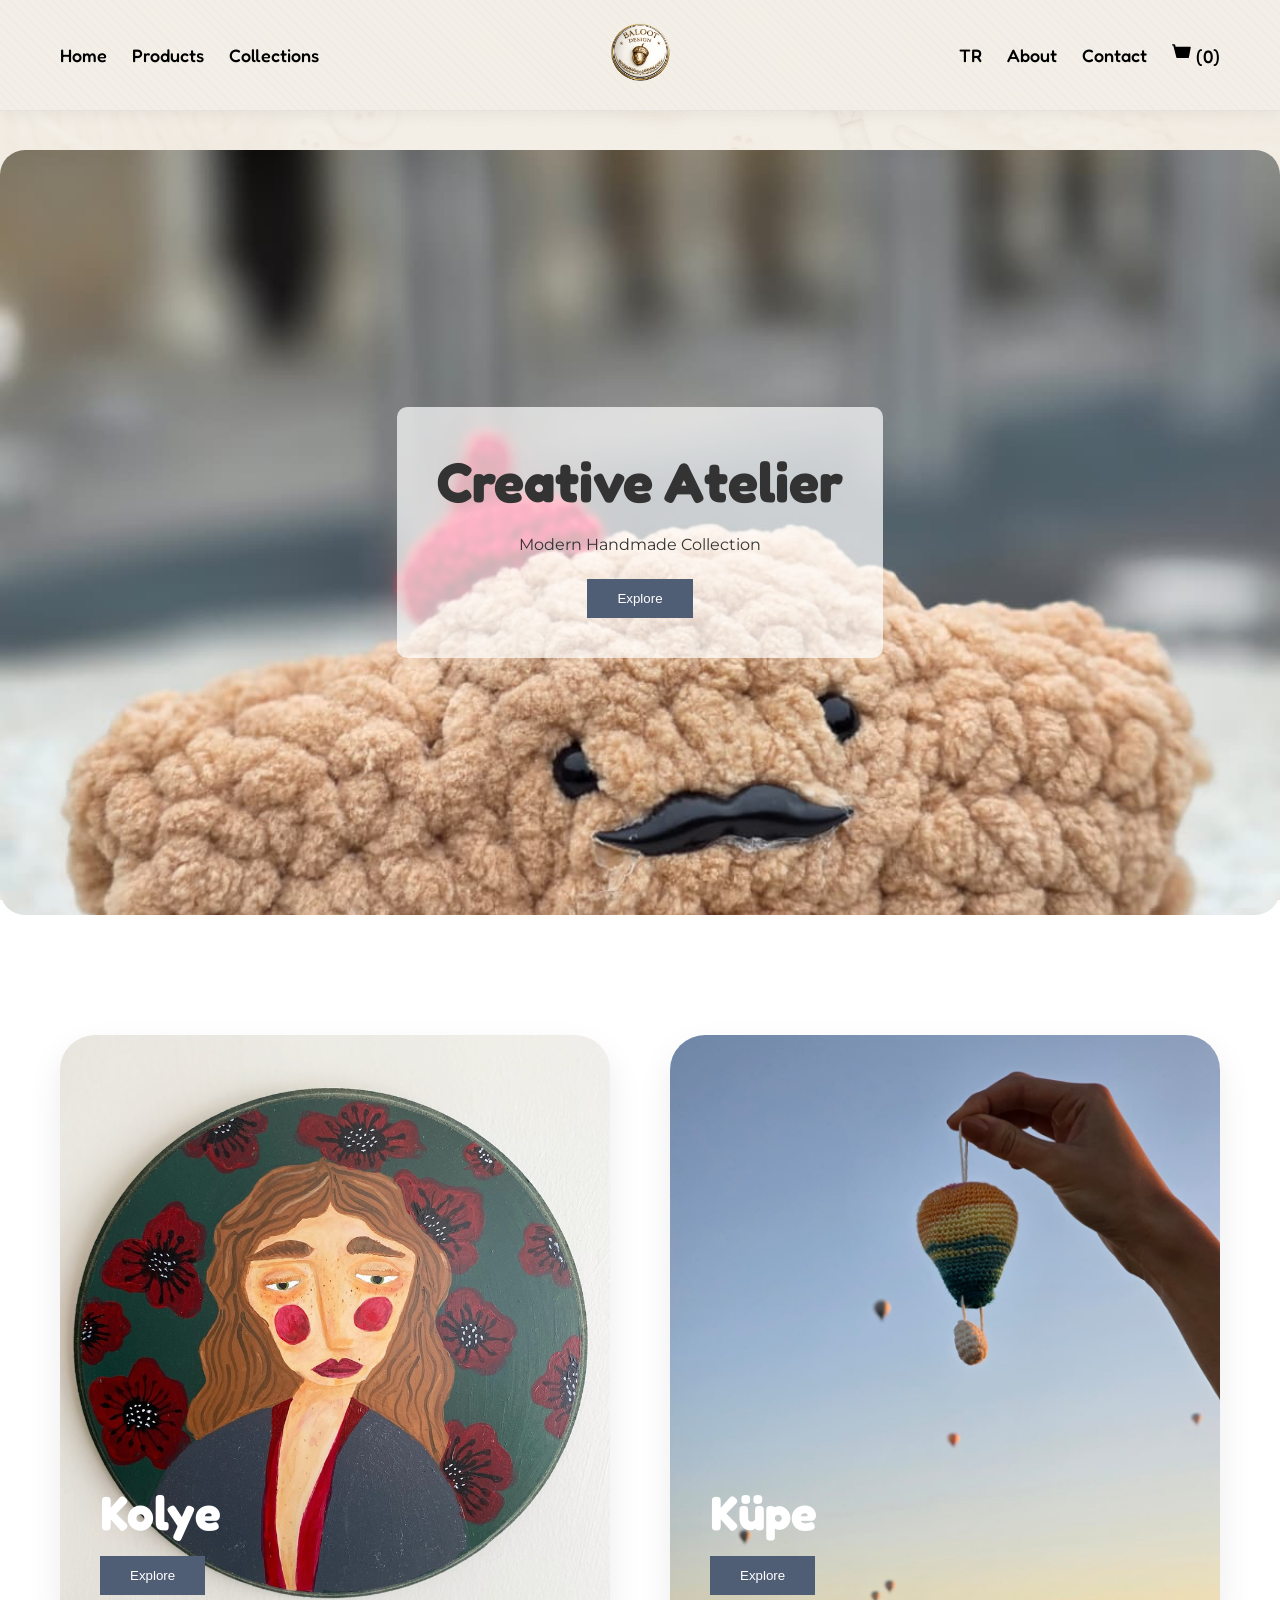
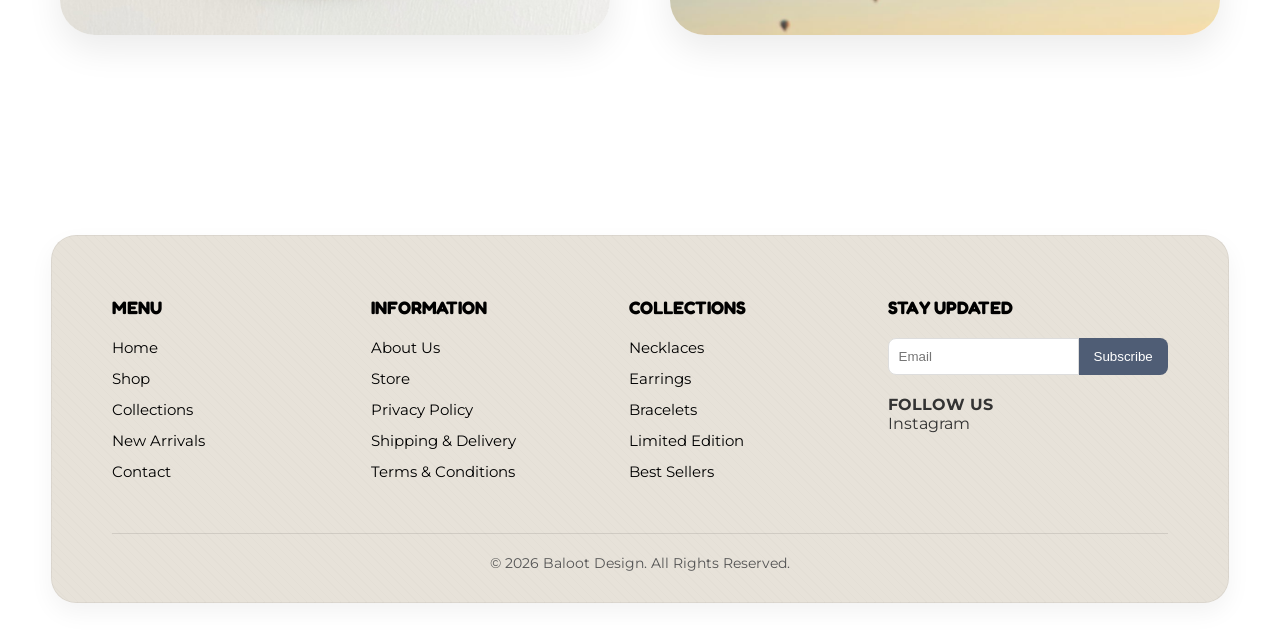
<file: index.html>
<!DOCTYPE html>
<html lang="en">
<head>
<meta charset="UTF-8">
<meta name="viewport" content="width=device-width, initial-scale=1.0">
<title>Baloot Design</title>

<link href="https://fonts.googleapis.com/css2?family=Fredoka:wght@400;600&family=Montserrat:wght@300;500&display=swap" rel="stylesheet">
<link rel="stylesheet" href="css/style.css">

</head>
<body>

<header class="topbar">
  <div class="hamburger" onclick="toggleMenu()">☰</div>
  <div class="nav-left">
    <a href="index.html" id="nav-home">Home</a>

    <div class="products-dropdown">
  <a href="products.html" id="nav-shop">Products</a>

  <div class="products-menu">
    <a href="bags.html">Bags</a>
    <a href="#">Toys</a>
    <a href="#">Accessories</a>
    <a href="#">Wedding Gifts</a>
    <a href="#">New Arrivals</a>
    <a href="#">Best Sellers</a>
    <a href="#">Limited Edition</a>

    <div class="divider"></div>
    <a href="products.html" class="view-all">View All</a>
  </div>
</div>

    <!-- ✅ MOVE COLLECTIONS INSIDE nav-left -->
    <a href="#" id="nav-collections">Collections</a>
  </div>
  
  <div class="nav-center">
    <img src="assets/logo.png" alt="Baloot Design">
  </div>

  <div class="nav-right">
    <a href="#" id="lang-toggle">TR</a>
    <a href="about.html" id="nav-about">About</a>
    <a href="#" id="nav-contact">Contact</a>
    <a href="#" class="cart-icon">
  <svg xmlns="http://www.w3.org/2000/svg" width="20" height="20" fill="currentColor" viewBox="0 0 16 16">
    <path d="M0 1.5A.5.5 0 0 1 .5 1H2a.5.5 0 0 1 .485.379L2.89 3H14.5a.5.5 0 0 1 .491.592l-1.5 8A.5.5 0 0 1 13 12H4a.5.5 0 0 1-.491-.408L1.01 2H.5a.5.5 0 0 1-.5-.5z"/>
  </svg>
  (0)
</a>
  </div>
</header>

<section class="hero-slider">
  <div class="slide active" style="background-image:url('assets/slide1.jpg')">
    <div class="slide-content">
      <h1 id="hero-title">Creative Atelier</h1>
      <p id="hero-subtitle">Modern Handmade Collection</p>
      <button class="btn" id="hero-btn">Explore</button>
    </div>
  </div>

  <div class="slide" style="background-image:url('assets/slide2.jpg')">
    <div class="slide-content">
      <h1>New Arrivals</h1>
      <p>Designed with Passion</p>
      <button class="btn">Shop Now</button>
    </div>
  </div>
</section>
<section class="categories">

  <div class="category">
    <img src="assets/cat1.jpg" alt="">
    <div class="category-text">
      <h2>Kolye</h2>
      <button class="btn">Explore</button>
    </div>
  </div>

  <div class="category">
    <img src="assets/cat2.jpg" alt="">
    <div class="category-text">
      <h2>Küpe</h2>
      <button class="btn">Explore</button>
    </div>
  </div>

</section>
<footer class="footer">

  <div class="footer-container">

    <div class="footer-column">
      <h3>MENU</h3>
      <a href="#">Home</a>
      <a href="#">Shop</a>
      <a href="#">Collections</a>
      <a href="#">New Arrivals</a>
      <a href="#">Contact</a>
    </div>

    <div class="footer-column">
      <h3>INFORMATION</h3>
      <a href="#">About Us</a>
      <a href="#">Store</a>
      <a href="#">Privacy Policy</a>
      <a href="#">Shipping & Delivery</a>
      <a href="#">Terms & Conditions</a>
    </div>

    <div class="footer-column">
      <h3>COLLECTIONS</h3>
      <a href="#">Necklaces</a>
      <a href="#">Earrings</a>
      <a href="#">Bracelets</a>
      <a href="#">Limited Edition</a>
      <a href="#">Best Sellers</a>
    </div>

    <div class="footer-column newsletter">
      <h3>STAY UPDATED</h3>
      <div class="newsletter-form">
        <input type="email" placeholder="Email">
        <button>Subscribe</button>
      </div>

      <h4>FOLLOW US</h4>
      <p>Instagram</p>
    </div>

  </div>

  <div class="footer-bottom">
    <p>© 2026 Baloot Design. All Rights Reserved.</p>
  </div>

</footer>
<script src="js/script.js"></script>
</body>
</html>
</file>
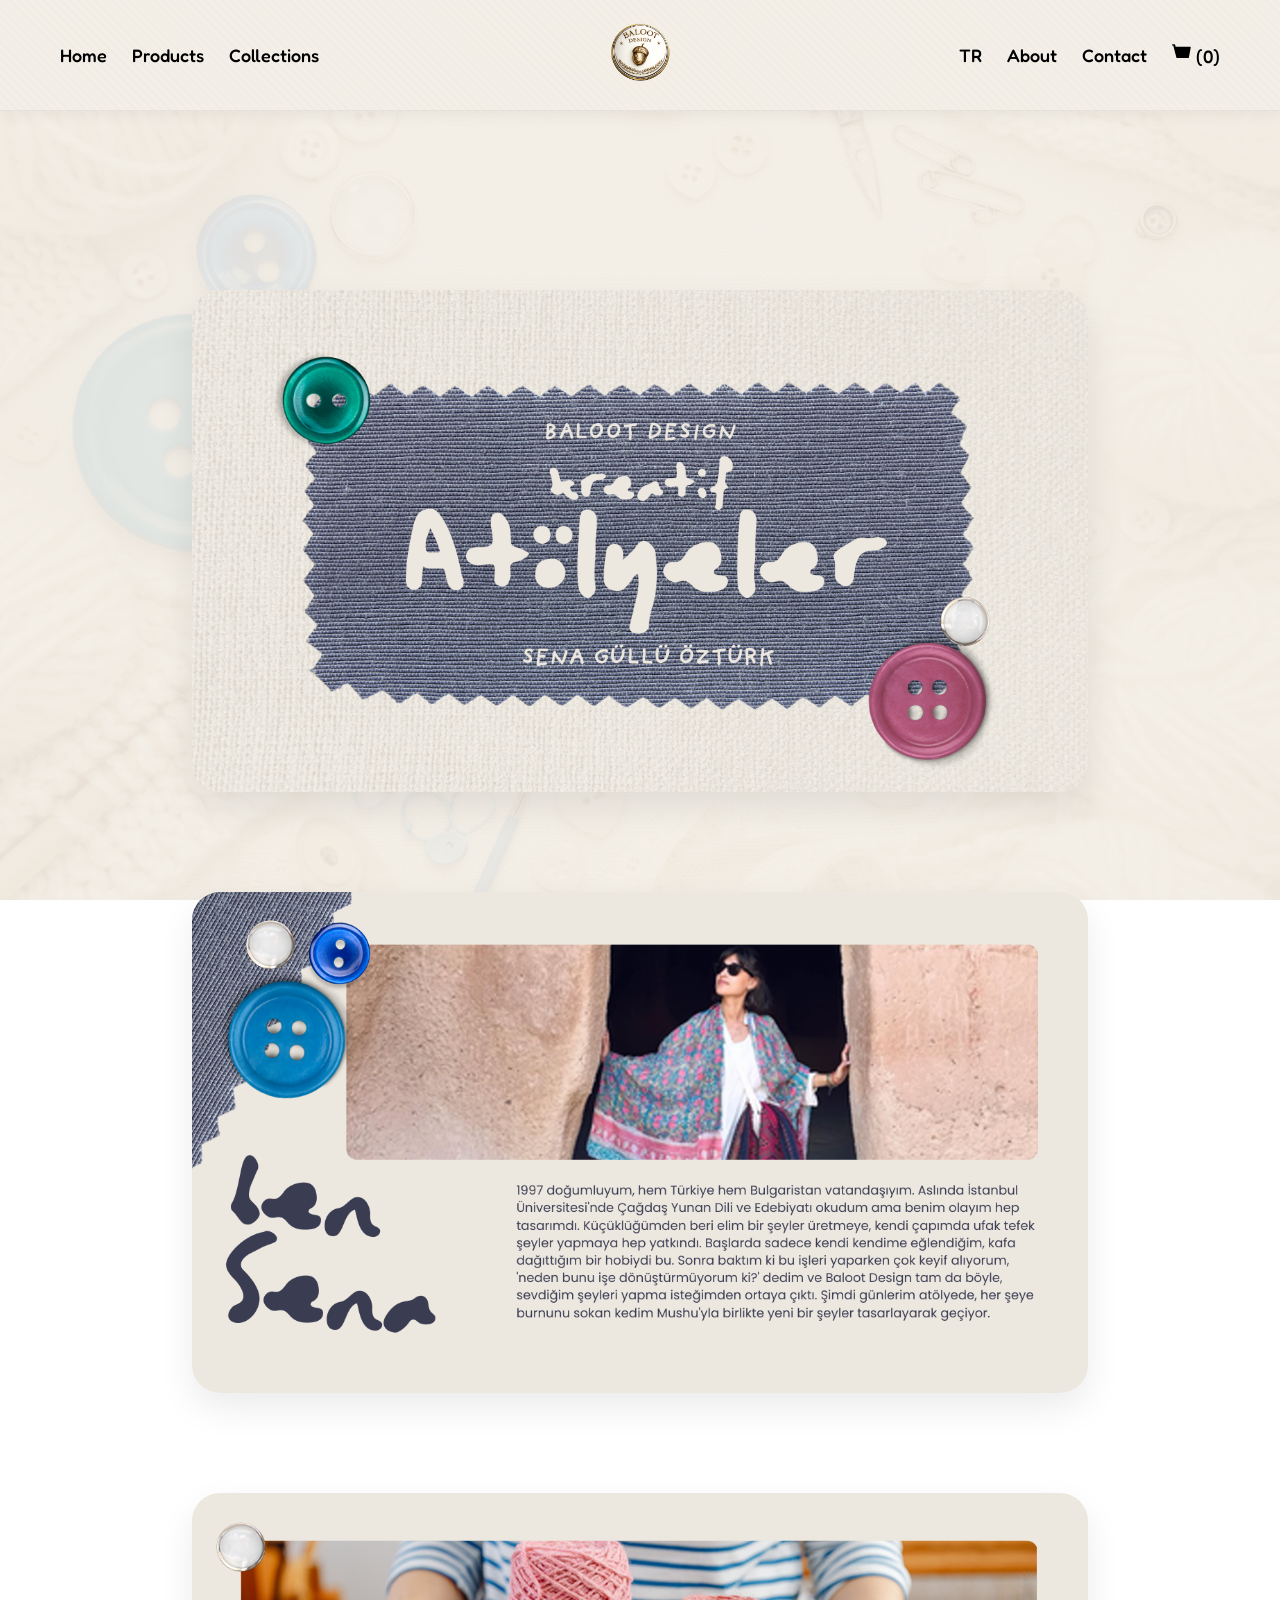
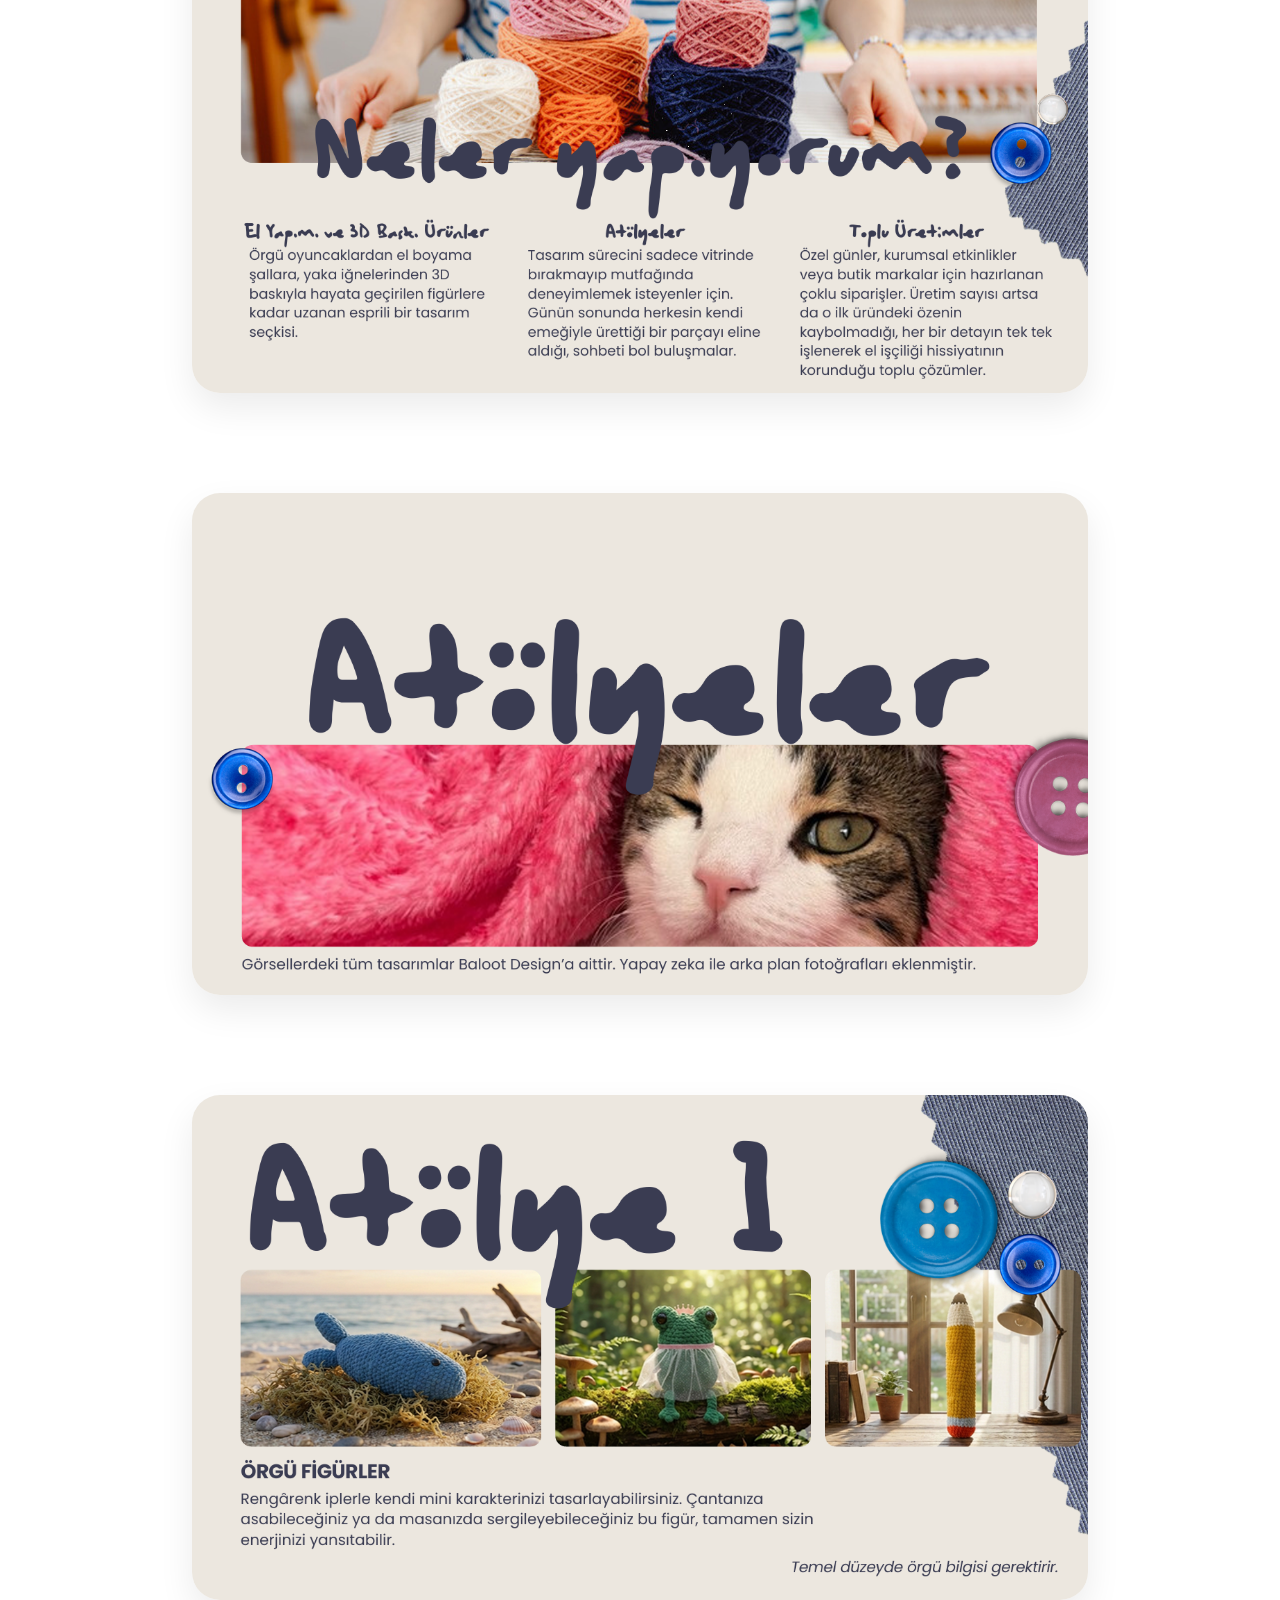
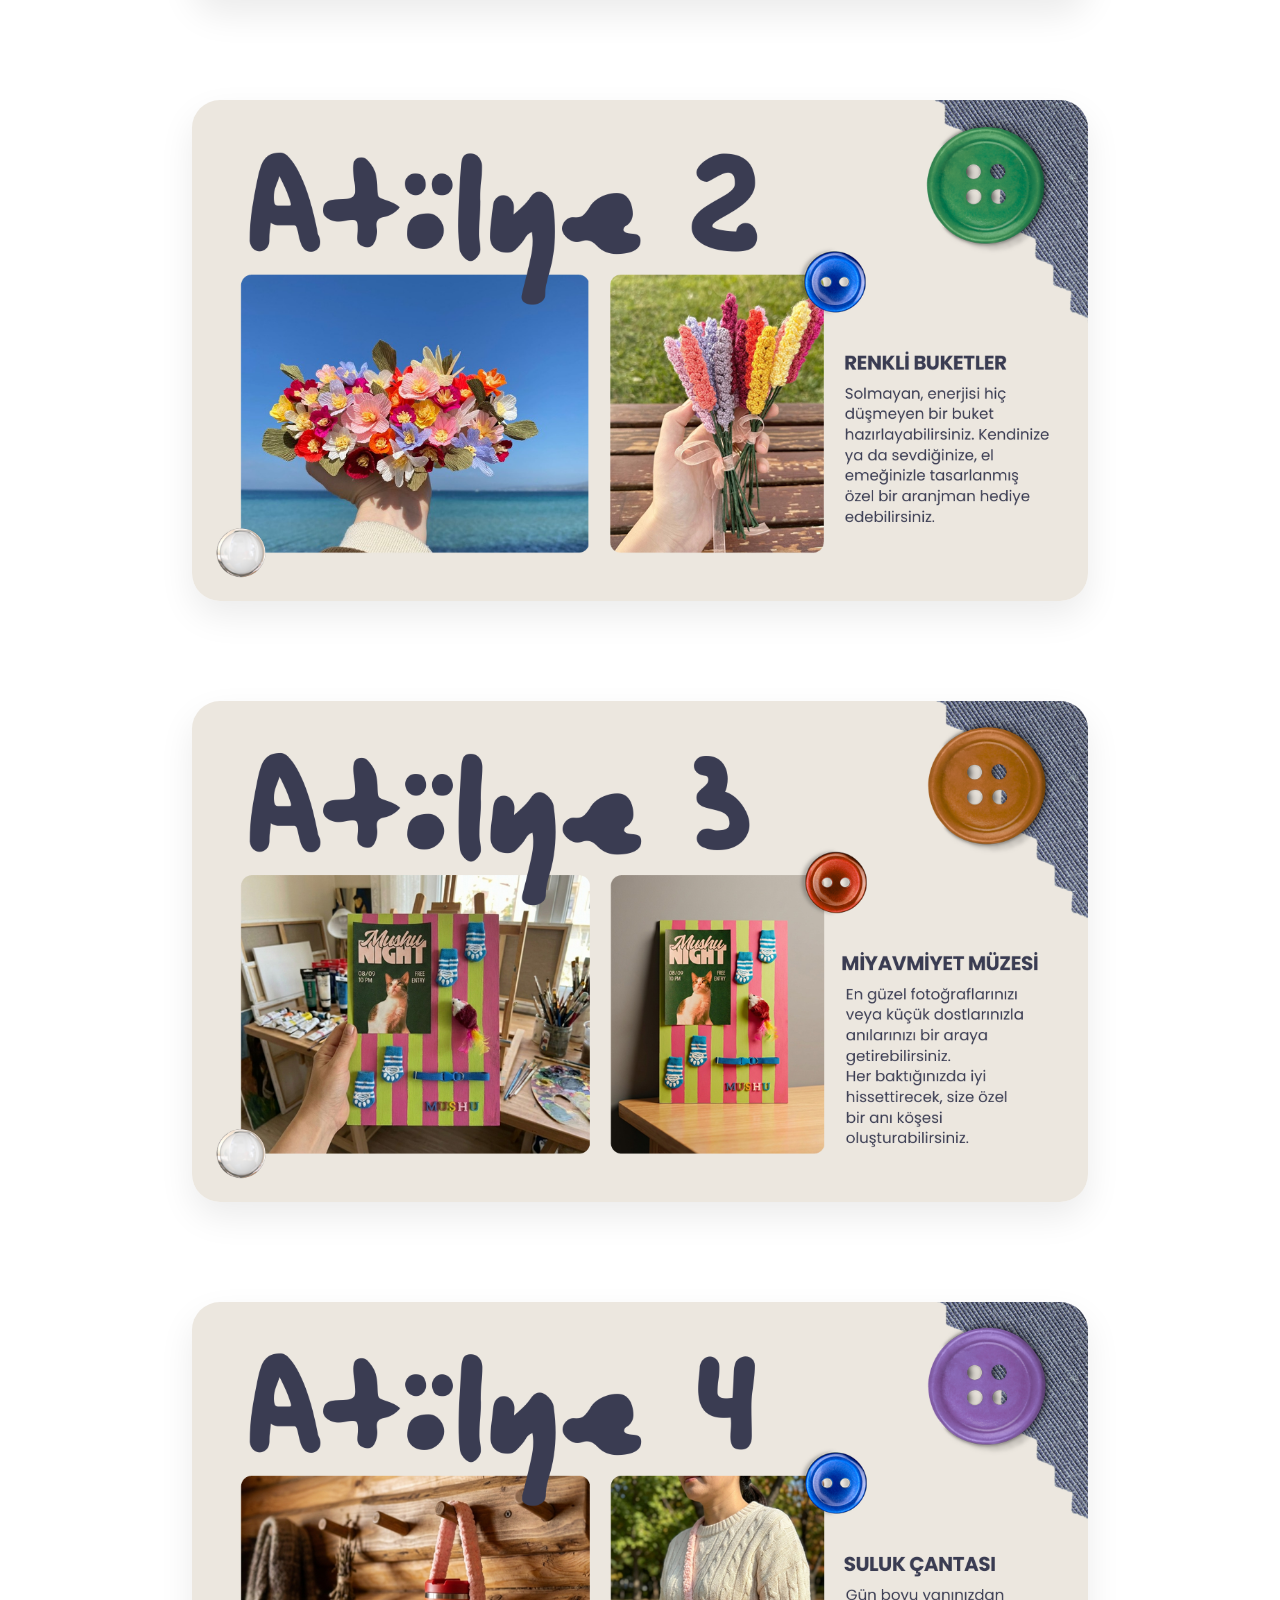
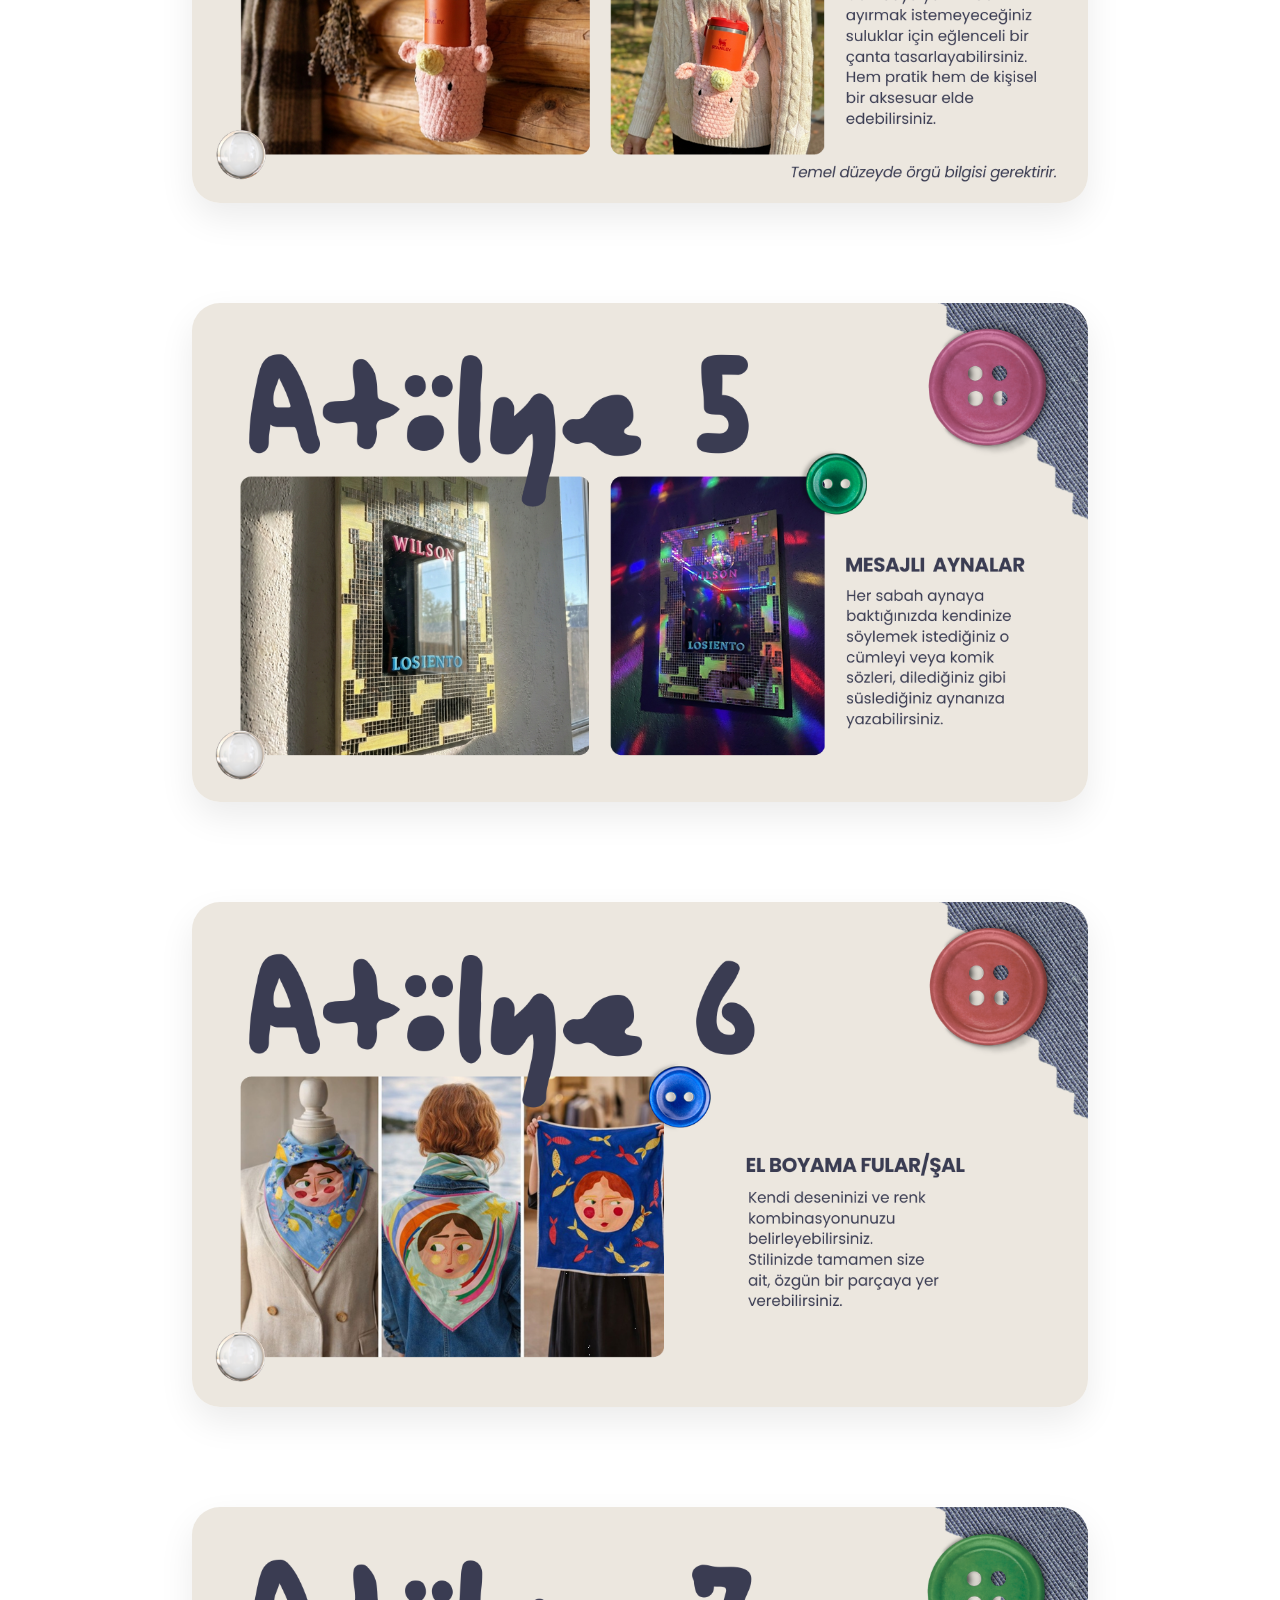
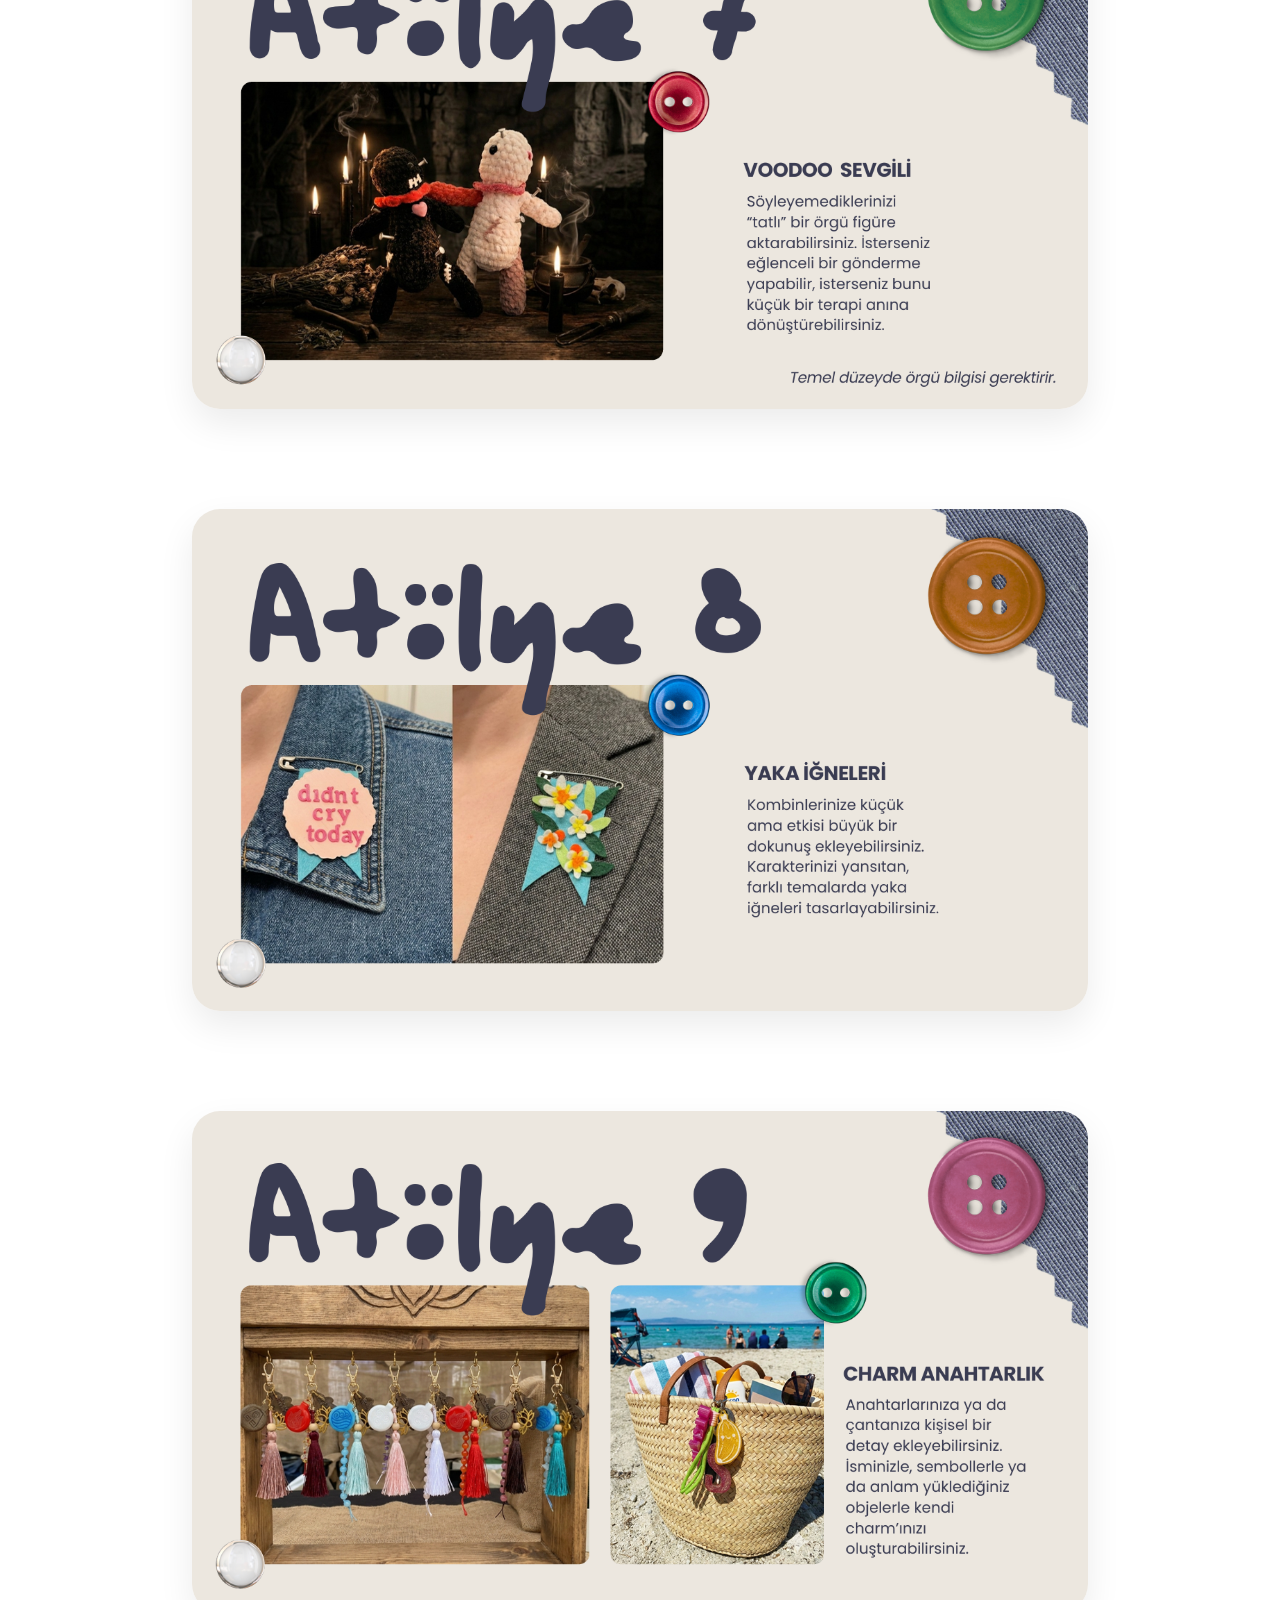
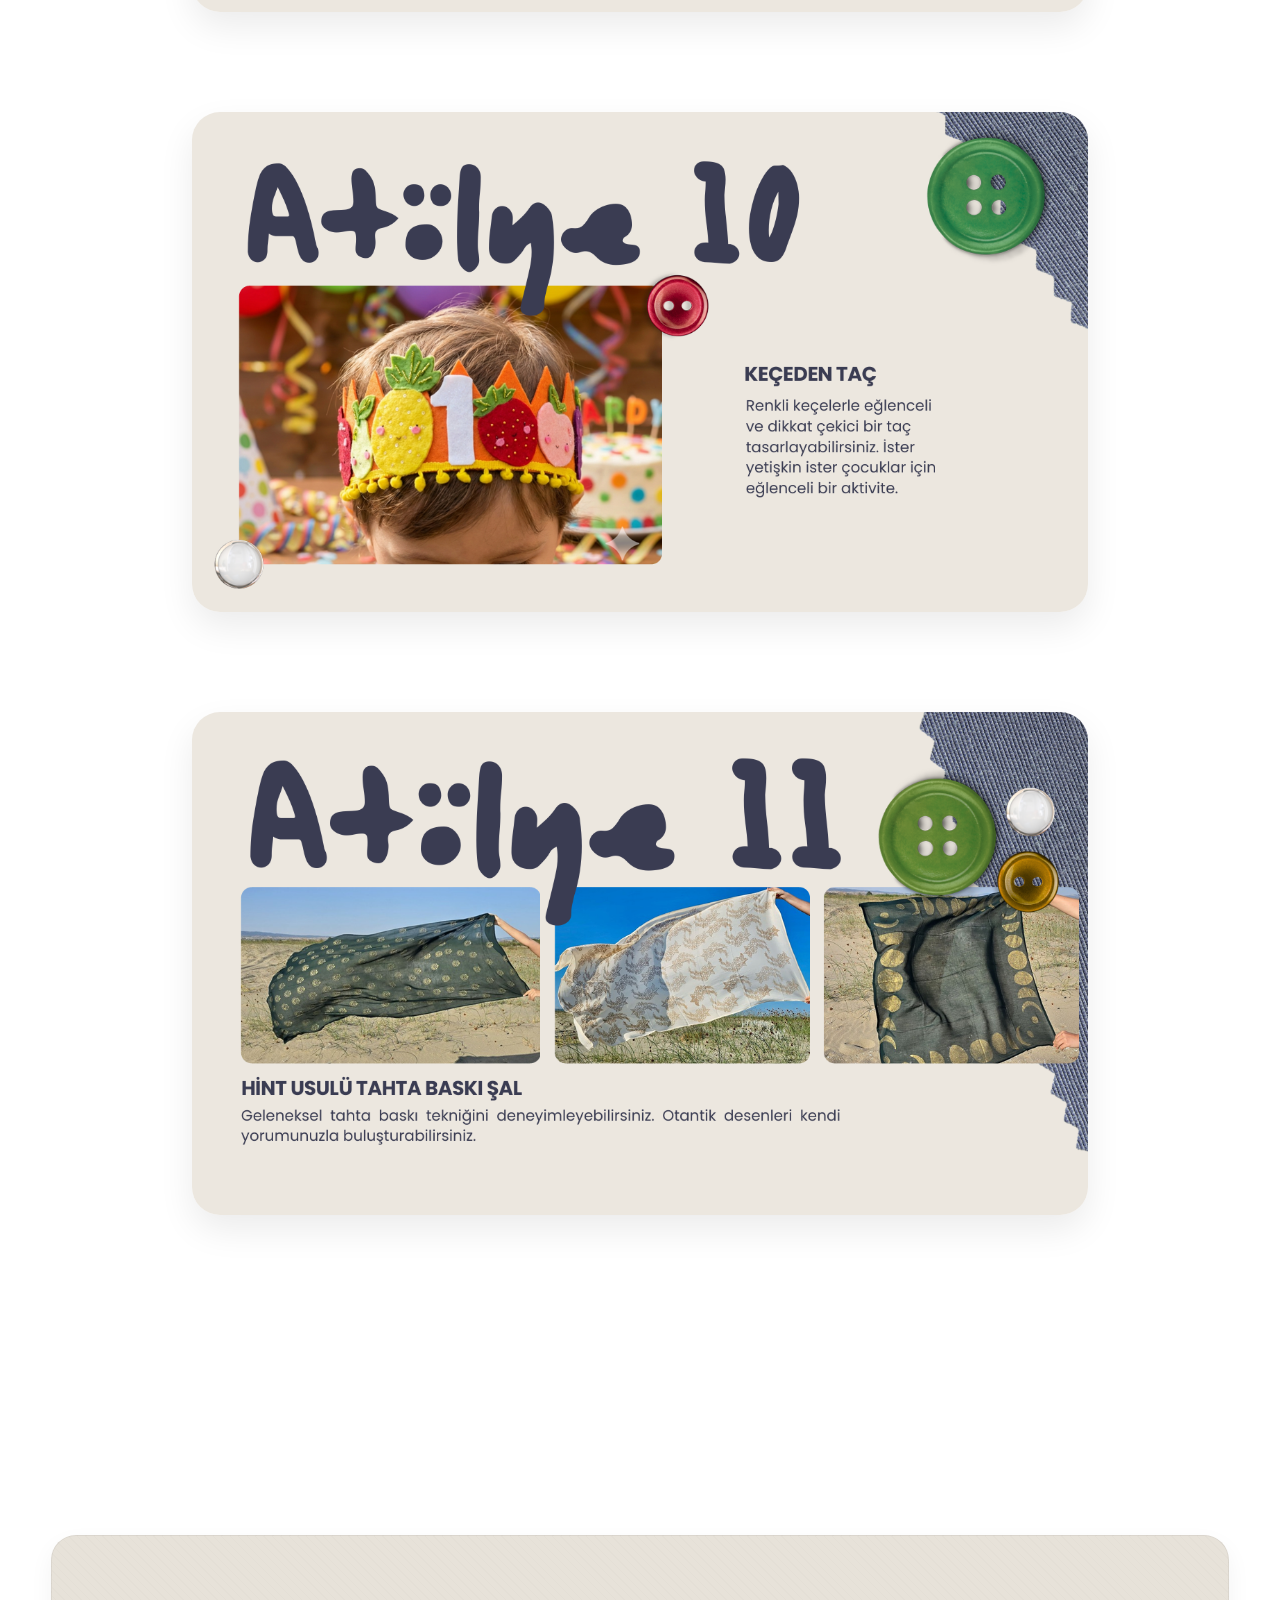
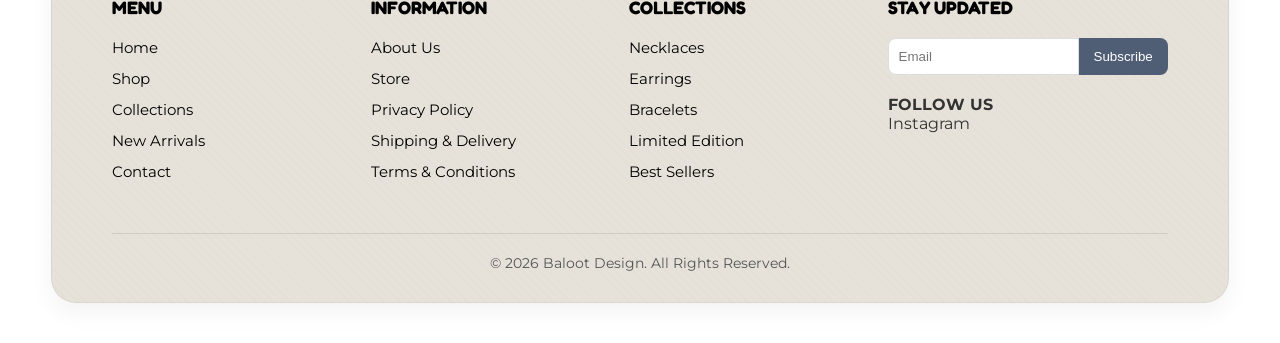
<file: about.html>
<!DOCTYPE html>
<html lang="en">
<head>
  <meta charset="UTF-8">
  <meta name="viewport" content="width=device-width, initial-scale=1.0">
  <title>About | Baloot Design</title>
  <link href="https://fonts.googleapis.com/css2?family=Fredoka:wght@400;600&family=Montserrat:wght@300;500&display=swap" rel="stylesheet">
  <link rel="stylesheet" href="css/style.css">
</head>

<body>

<header class="topbar">

  <div class="nav-left">
    <a href="index.html">Home</a>

   <div class="products-dropdown">
  <a href="products.html" class="products-btn">Products</a>

  <div class="products-menu">
    <a href="bags.html">Bags</a>
    <a href="#">Toys</a>
    <a href="#">Accessories</a>
    <a href="#">Wedding Gifts</a>
    <a href="#">New Arrivals</a>
    <a href="#">Best Sellers</a>
    <a href="#">Limited Edition</a>

    <div class="divider"></div>
    <a href="products.html" class="view-all">View All</a>
  </div>
</div>

    <!-- ✅ MOVE COLLECTIONS INSIDE nav-left -->
    <a href="#" id="nav-collections">Collections</a>
  </div>

  <div class="nav-center">
    <img src="assets/logo.png" alt="Baloot Design">
  </div>

  <div class="nav-right">
    <a href="#" id="lang-toggle">TR</a>
    <a href="about.html" id="nav-about">About</a>
    <a href="#" id="nav-contact">Contact</a>
    <a href="#" class="cart-icon">
  <svg xmlns="http://www.w3.org/2000/svg" width="20" height="20" fill="currentColor" viewBox="0 0 16 16">
    <path d="M0 1.5A.5.5 0 0 1 .5 1H2a.5.5 0 0 1 .485.379L2.89 3H14.5a.5.5 0 0 1 .491.592l-1.5 8A.5.5 0 0 1 13 12H4a.5.5 0 0 1-.491-.408L1.01 2H.5a.5.5 0 0 1-.5-.5z"/>
  </svg>
  (0)
</a>
  </div>
</header>
  <!-- About Section -->
  <section class="about-section">
    <div class="about-container">

      <img src="assets/about/page1.png" alt="About Page 1">
      <img src="assets/about/page2.png" alt="About Page 2">
      <img src="assets/about/page3.png" alt="About Page 3">
      <img src="assets/about/page4.png" alt="About Page 4">
      <img src="assets/about/page5.png" alt="About Page 5">
      <img src="assets/about/page6.png" alt="About Page 6">
      <img src="assets/about/page7.png" alt="About Page 7">
      <img src="assets/about/page8.png" alt="About Page 8">
      <img src="assets/about/page9.png" alt="About Page 9">
      <img src="assets/about/page10.png" alt="About Page 10">
      <img src="assets/about/page11.png" alt="About Page 11">
      <img src="assets/about/page12.png" alt="About Page 12">
      <img src="assets/about/page13.png" alt="About Page 13">
      <img src="assets/about/page14.png" alt="About Page 14">
      <img src="assets/about/page15.png" alt="About Page 15">

    </div>
  </section>

  <script src="js/script.js"></script>
<footer class="footer">

  <div class="footer-container">

    <div class="footer-column">
      <h3>MENU</h3>
      <a href="#">Home</a>
      <a href="#">Shop</a>
      <a href="#">Collections</a>
      <a href="#">New Arrivals</a>
      <a href="#">Contact</a>
    </div>

    <div class="footer-column">
      <h3>INFORMATION</h3>
      <a href="#">About Us</a>
      <a href="#">Store</a>
      <a href="#">Privacy Policy</a>
      <a href="#">Shipping & Delivery</a>
      <a href="#">Terms & Conditions</a>
    </div>

    <div class="footer-column">
      <h3>COLLECTIONS</h3>
      <a href="#">Necklaces</a>
      <a href="#">Earrings</a>
      <a href="#">Bracelets</a>
      <a href="#">Limited Edition</a>
      <a href="#">Best Sellers</a>
    </div>

    <div class="footer-column newsletter">
      <h3>STAY UPDATED</h3>
      <div class="newsletter-form">
        <input type="email" placeholder="Email">
        <button>Subscribe</button>
      </div>

      <h4>FOLLOW US</h4>
      <p>Instagram</p>
    </div>

  </div>

  <div class="footer-bottom">
    <p>© 2026 Baloot Design. All Rights Reserved.</p>
  </div>

</footer>
  
</body>
</html>
</file>
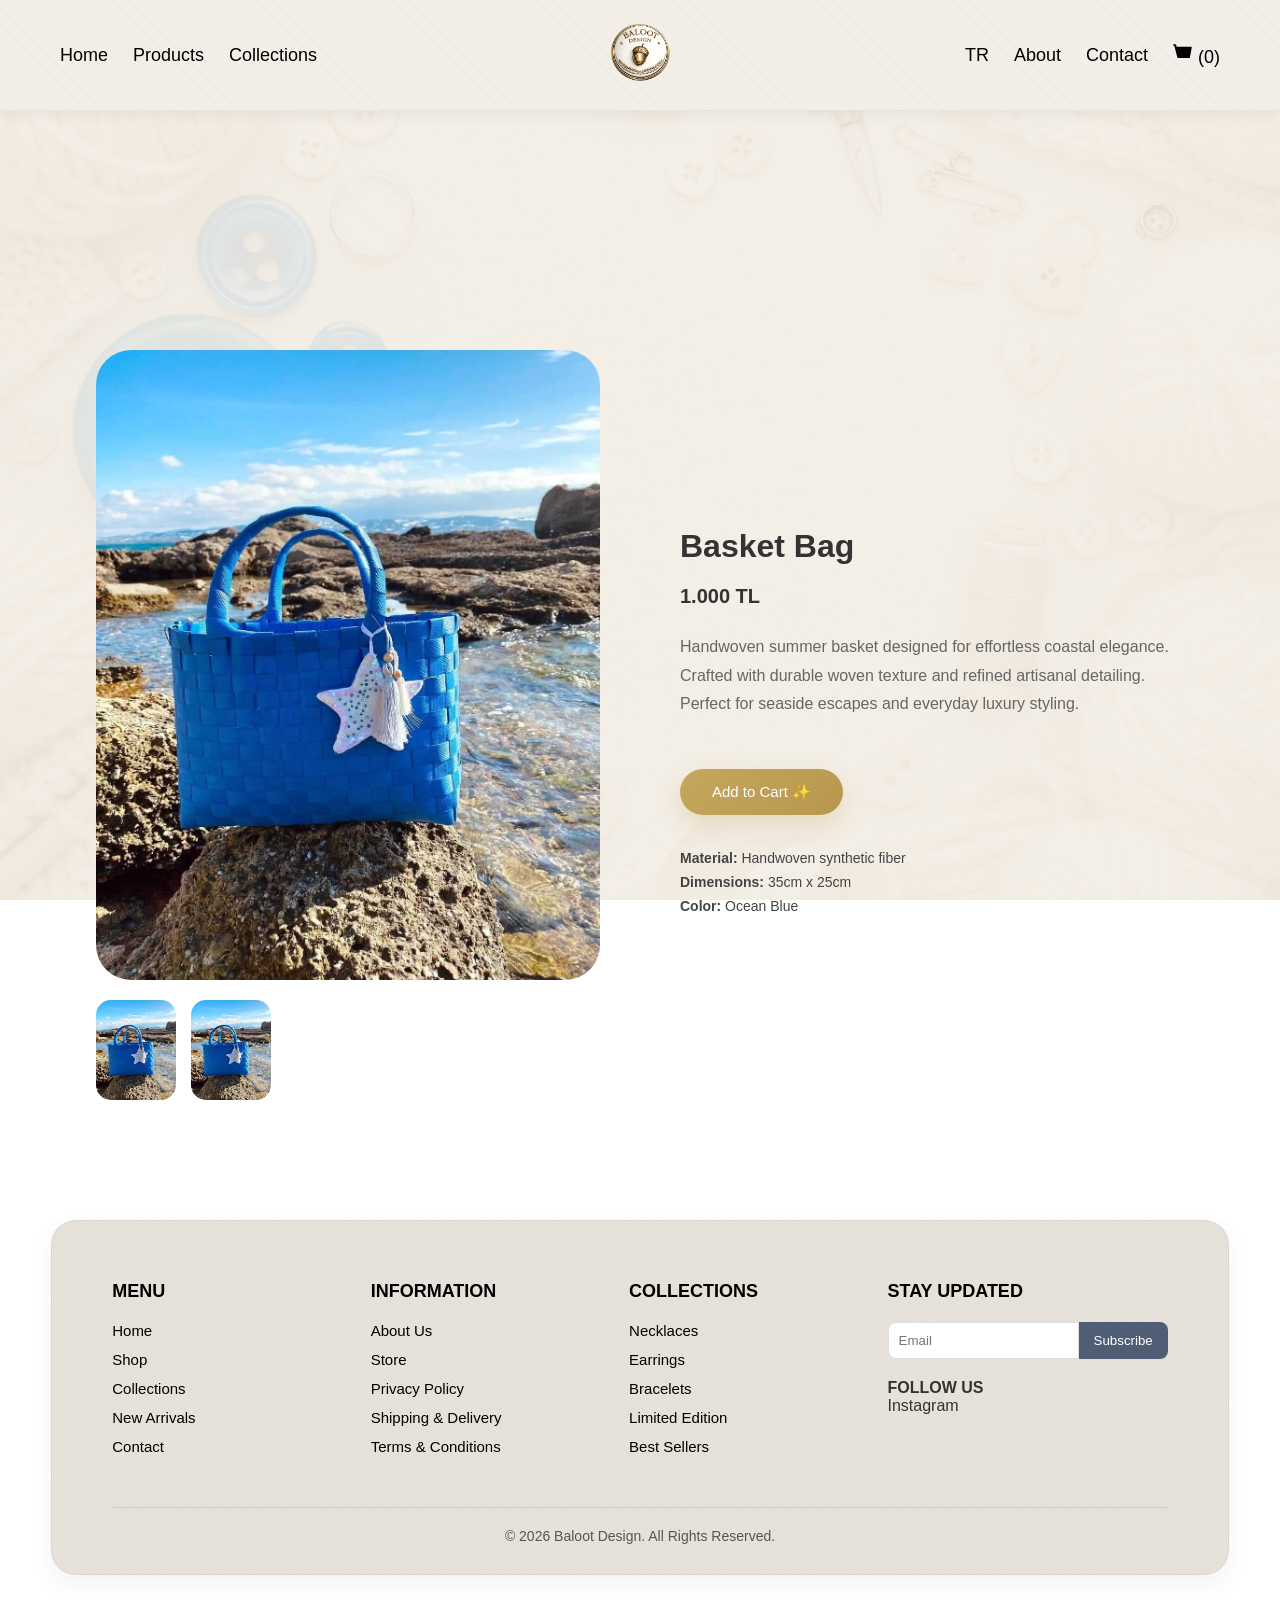
<file: products/basket-bag.html>
<!DOCTYPE html>
<html lang="en">
<head>
  <meta charset="UTF-8">
  <title>Basket Bag | Baloot Design</title>
  <link rel="stylesheet" href="../css/style.css">
</head>

<body>

<header class="topbar">

  <div class="nav-left">
    <a href="index.html">Home</a>

    <div class="products-dropdown">
  <a href="products.html" class="products-btn">Products</a>

  <div class="products-menu">
    <a href="bags.html">Bags</a>
    <a href="#">Toys</a>
    <a href="#">Accessories</a>
    <a href="#">Wedding Gifts</a>
    <a href="#">New Arrivals</a>
    <a href="#">Best Sellers</a>
    <a href="#">Limited Edition</a>

    <div class="divider"></div>
    <a href="products.html" class="view-all">View All</a>
  </div>
</div>

    <!-- ✅ MOVE COLLECTIONS INSIDE nav-left -->
    <a href="#" id="nav-collections">Collections</a>
  </div>

  <div class="nav-center">
    <img src="../assets/logo.png" alt="Baloot Design">
  </div>

  <div class="nav-right">
    <a href="#" id="lang-toggle">TR</a>
    <a href="about.html" id="nav-about">About</a>
    <a href="#" id="nav-contact">Contact</a>
    <a href="#" class="cart-icon">
  <svg xmlns="http://www.w3.org/2000/svg" width="20" height="20" fill="currentColor" viewBox="0 0 16 16">
    <path d="M0 1.5A.5.5 0 0 1 .5 1H2a.5.5 0 0 1 .485.379L2.89 3H14.5a.5.5 0 0 1 .491.592l-1.5 8A.5.5 0 0 1 13 12H4a.5.5 0 0 1-.491-.408L1.01 2H.5a.5.5 0 0 1-.5-.5z"/>
  </svg>
  (0)
</a>
  </div>
</header>
  
<section class="product-detail">

  <div class="product-detail-container">

    <!-- LEFT SIDE IMAGE -->
    <div class="product-gallery">
      <img 
    src="../assets/basketbag.jpeg"
    class="gallery-main"
    onclick="openLightbox(this.src)"
    alt="Basket Bag"
  >

      <div class="gallery-thumbs">
       <img src="../assets/basketbag.jpeg" onclick="changeImage(this)">
       <img src="../assets/basketbag.jpeg" onclick="changeImage(this)">
      </div>
   </div>

    <!-- RIGHT SIDE INFO -->
    <div class="product-info">

      <h1>Basket Bag</h1>

      <p class="product-price">1.000 TL</p>

      <p class="product-long-description">
        Handwoven summer basket designed for effortless coastal elegance.
        Crafted with durable woven texture and refined artisanal detailing.
        Perfect for seaside escapes and everyday luxury styling.
      </p>

      <button class="btn-cart">Add to Cart ✨</button>

      <div class="product-meta">
        <p><strong>Material:</strong> Handwoven synthetic fiber</p>
        <p><strong>Dimensions:</strong> 35cm x 25cm</p>
        <p><strong>Color:</strong> Ocean Blue</p>
      </div>

    </div>

  </div>

</section>

<footer class="footer">

  <div class="footer-container">

    <div class="footer-column">
      <h3>MENU</h3>
      <a href="#">Home</a>
      <a href="#">Shop</a>
      <a href="#">Collections</a>
      <a href="#">New Arrivals</a>
      <a href="#">Contact</a>
    </div>

    <div class="footer-column">
      <h3>INFORMATION</h3>
      <a href="#">About Us</a>
      <a href="#">Store</a>
      <a href="#">Privacy Policy</a>
      <a href="#">Shipping & Delivery</a>
      <a href="#">Terms & Conditions</a>
    </div>

    <div class="footer-column">
      <h3>COLLECTIONS</h3>
      <a href="#">Necklaces</a>
      <a href="#">Earrings</a>
      <a href="#">Bracelets</a>
      <a href="#">Limited Edition</a>
      <a href="#">Best Sellers</a>
    </div>

    <div class="footer-column newsletter">
      <h3>STAY UPDATED</h3>
      <div class="newsletter-form">
        <input type="email" placeholder="Email">
        <button>Subscribe</button>
      </div>

      <h4>FOLLOW US</h4>
      <p>Instagram</p>
    </div>

  </div>

  <div class="footer-bottom">
    <p>© 2026 Baloot Design. All Rights Reserved.</p>
  </div>

</footer>
<script src="../js/script.js"></script>

  <div id="lightbox" class="lightbox" onclick="closeLightbox()">
  <img id="lightbox-img">
</div>
</body>
</html>
</file>
<file: css/style.css>
* {
  margin: 0;
  padding: 0;
  box-sizing: border-box;
}

body {
  font-family: 'Montserrat', sans-serif;
  color: #333;
  padding-top: 150px;
  margin: 0;

  background:
    linear-gradient(rgba(243,239,231,0.92), rgba(243,239,231,0.92)),
    url("../assets/knitting-bg.jpg");

  background-size: cover;
  background-position: center;
  background-attachment: fixed;
}
/* HEADER */
.topbar {
  position: fixed;
  top: 0;
  left: 0;
  width: 100%;
  z-index: 1000;

  display: grid;
  grid-template-columns: 1fr auto 1fr;
  align-items: center;

  padding: 18px 60px;

  background: rgba(243, 239, 231, 0.95);
  backdrop-filter: blur(8px);
  -webkit-backdrop-filter: blur(8px);

  border-bottom: 1px solid rgba(0,0,0,0.05);

  box-shadow: 0 4px 15px rgba(0,0,0,0.05);

  background-image:
    repeating-linear-gradient(
      45deg,
      rgba(0,0,0,0.015) 0px,
      rgba(0,0,0,0.015) 1px,
      transparent 1px,
      transparent 6px
    );
}

.nav-left,
.nav-right {
  display: flex;
  align-items: center;
  gap: 25px;
}

.nav-right {
  justify-content: flex-end;
}

.nav-center {
  text-align: center;
}

.nav-center img {
  height: 70px;
}


/* NAVIGATION LINKS STYLE */
.nav-left a,
.nav-right a {
  text-decoration: none;   /* remove underline */
  color: #000;             /* black color */
  font-family: 'Fredoka', sans-serif;
  font-size: 18px;
  font-weight: 500;
}

.nav-left a:hover,
.nav-right a:hover {
  opacity: 0.7;
}
/* HERO SLIDER */
.hero-slider {
  position: relative;
  height: 85vh;
  overflow: hidden;
}

.slide {
  position: absolute;
  width: 100%;
  height: 100%;
  background-size: cover;
  background-position: center;
  opacity: 0;
  transition: opacity 1s ease-in-out;
  display: flex;
  justify-content: center;
  align-items: center;
  border-radius: 25px;
  overflow: hidden;
}

.slide.active {
  opacity: 1;
}

.slide-content {
  text-align: center;
  background: rgba(255,255,255,0.7);
  padding: 40px;
  border-radius: 10px;
}

.slide-content h1 {
  font-family: 'Fredoka', sans-serif;
  font-size: 3.5rem;
  margin-bottom: 20px;
}

.slide-content p {
  margin-bottom: 25px;
}

.btn {
  padding: 12px 30px;
  background: #4f5d75;
  color: white;
  border: none;
  cursor: pointer;
}
/* CATEGORY SECTION */
.categories {
  display: grid;
  grid-template-columns: 1fr 1fr;
  gap: 60px;
  padding: 120px 60px;
  background-color: transparent;
}

.category {
  position: relative;
  overflow: hidden;
  border-radius: 35px;
  box-shadow: 0 15px 35px rgba(0,0,0,0.08);
}

.category img {
  width: 100%;
  height: 600px;
  object-fit: cover;
  border-radius: 25px;
  display: block;
}

.category-text {
  position: absolute;
  bottom: 40px;
  left: 40px;
  color: white;
}

.category-text h2 {
  font-family: 'Fredoka', sans-serif;
  font-size: 3rem;
  margin-bottom: 15px;
}
/* FOOTER - MATCH NAVBAR THEME */

.footer {
  width: 92%;
  margin: 80px auto 40px auto;
  padding: 60px 60px 30px 60px;

  background: rgba(230, 225, 215, 0.95);
  backdrop-filter: blur(8px);
  -webkit-backdrop-filter: blur(8px);

  border-radius: 25px;
  border: 1px solid rgba(0,0,0,0.05);

  box-shadow: 0 10px 25px rgba(0,0,0,0.05);

  background-image:
    repeating-linear-gradient(
      45deg,
      rgba(0,0,0,0.015) 0px,
      rgba(0,0,0,0.015) 1px,
      transparent 1px,
      transparent 6px
    );
}

/* Footer Layout */

.footer-container {
  display: grid;
  grid-template-columns: repeat(4, 1fr);
  gap: 60px;
}

.footer-column h3 {
  margin-bottom: 20px;
  font-family: 'Fredoka', sans-serif;
  font-size: 18px;
  color: #000;
}

.footer-column a {
  display: block;
  text-decoration: none;
  color: #000;
  margin-bottom: 12px;
  font-size: 15px;
}

.footer-column a:hover {
  opacity: 0.7;
}

/* Newsletter */

.newsletter-form {
  display: flex;
  margin-bottom: 20px;
}

.newsletter-form input {
  flex: 1;
  padding: 10px;
  border: 1px solid #ddd;
  border-radius: 8px 0 0 8px;
}

.newsletter-form button {
  padding: 10px 15px;
  background: #4f5d75;
  border: none;
  color: white;
  border-radius: 0 8px 8px 0;
  cursor: pointer;
}

/* Bottom */

.footer-bottom {
  text-align: center;
  margin-top: 40px;
  padding-top: 20px;
  border-top: 1px solid rgba(0,0,0,0.1);
  font-size: 14px;
  color: #555;
}
/* ========================= */
/* MOBILE RESPONSIVE DESIGN */
/* ========================= */

@media (max-width: 768px) {

  /* HEADER */
  .topbar {
    grid-template-columns: 1fr;
    text-align: center;
    padding: 15px 20px;
    gap: 15px;
  }

  .nav-left,
  .nav-right {
    display: none;
}

  .hamburger {
  display: block;
}

  .nav-center img {
    height: 60px;
  }
  

  /* HERO */
  .hero-slider {
    height: 70vh;
  }

  .slide-content {
    width: 90%;
    padding: 25px;
  }

  .slide-content h1 {
    font-size: 2.2rem;
  }

  /* CATEGORIES */
  .categories {
    grid-template-columns: 1fr;
    padding: 60px 20px;
    gap: 40px;
  }

  .category img {
    height: 400px;
  }

  .category-text {
    bottom: 20px;
    left: 20px;
  }

  .category-text h2 {
    font-size: 2rem;
  }

  /* FOOTER */
  .footer-container {
    grid-template-columns: 1fr;
    gap: 40px;
    text-align: center;
  }

  .newsletter-form {
    flex-direction: column;
    gap: 10px;
  }

}
/* ABOUT SECTION */

.about-section {
  background: transparent;   /* remove extra layering */
  padding: 140px 0;
}

.about-container {
  width: 70%;
  margin: 0 auto;
}

.about-container img {
  width: 100%;
  display: block;
  margin-bottom: 100px;
  border-radius: 28px;

  /* lighter, elegant shadow */
  box-shadow: 0 15px 35px rgba(0, 0, 0, 0.08);

  transition: transform 0.5s ease, box-shadow 0.5s ease;
  cursor: pointer;
}

/* Premium subtle hover (less aggressive) */
.about-container img:hover {
  transform: translateY(-6px);
  box-shadow: 0 25px 45px rgba(0, 0, 0, 0.12);
}

/* ========================= */
/* MOBILE */
/* ========================= */

@media (max-width: 768px) {

  .about-section {
    padding: 100px 0;
  }

  .about-container {
    width: 92%;
  }

  .about-container img {
    margin-bottom: 70px;
    border-radius: 22px;
    box-shadow: 0 15px 30px rgba(0,0,0,0.10);
  }

  .about-container img:active {
    transform: scale(0.99);
  }

}
/* ============================= */
/* PRODUCTS VERTICAL DROPDOWN */
/* ============================= */

.products-dropdown {
  position: relative;
}

.products-btn {
  cursor: pointer;
}

/* Hidden by default */
.products-menu {
  position: absolute;
  top: 100%;
  left: 0;

  min-width: 240px;
  padding: 18px 0;

  background: rgba(243, 239, 231, 0.95);
  backdrop-filter: blur(10px);
  -webkit-backdrop-filter: blur(10px);

  border-radius: 20px;
  border: 1px solid rgba(0,0,0,0.05);

  box-shadow: 0 25px 60px rgba(0,0,0,0.12);

  display: flex;
  flex-direction: column;

  opacity: 0;
  visibility: hidden;
  transform: translateY(15px);
  transition: all 0.3s ease;

  z-index: 1000;
}

/* Show on hover */
.products-dropdown:hover .products-menu {
  opacity: 1;
  visibility: visible;
  transform: translateY(0);
}

/* Links */
.products-menu a {
  padding: 12px 25px;
  text-decoration: none;
  color: black;
  font-size: 16px;
  transition: all 0.3s ease;
}

.products-menu a:hover {
  background: rgba(0,0,0,0.04);
  padding-left: 30px;
}

/* Divider */
.products-menu .divider {
  height: 1px;
  margin: 10px 25px;
  background: rgba(0,0,0,0.1);
}

/* View All */
.products-menu .view-all {
  font-weight: 600;
  letter-spacing: 0.5px;
}

/* ===================== */
/* PRODUCTS PAGE */
/* ===================== */

.products-page {
  width: 85%;
  margin: 200px auto 120px auto;
}

.page-title {
  font-family: 'Fredoka', sans-serif;
  font-size: 36px;
  margin-bottom: 80px;
  text-align: center;
}

.products-grid {
  display: grid;
  grid-template-columns: repeat(3, 1fr);
  gap: 80px;
}

.product-card {
  text-align: left;
}

.product-card img {
  width: 100%;
  height: 480px;
  object-fit: cover;
  margin-bottom: 25px;
  border-radius: 30px;   /* Rounded corners */
  transition: transform 0.4s ease; box-shadow 0.4s ease;
}

.product-card img:hover {
  transform: scale(1.03);
  box-shadow: 0 20px 40px rgba(0,0,0,0.12);
  border-radius: 35px;
}

.product-card h3 {
  font-size: 16px;
  margin-bottom: 8px;
  text-decoration: none;
  color: #000;
}

.product-card a {
  text-decoration: none;
  color: inherit;
}

.price {
  font-weight: 600;
  margin-bottom: 20px;
}
/* Centered Product Card */
.product-card {
  text-align: center;
}

/* Description */
.product-description {
  font-size: 15px;
  color: #666;
  max-width: 400px;
  margin: 15px auto 30px auto;
  line-height: 1.6;
}

/* Cool Add to Cart Button */
.btn-cart {
  padding: 12px 28px;
  background: linear-gradient(135deg, #c6a75e, #b8964d);
  border: none;
  color: white;
  font-size: 14px;
  border-radius: 30px;
  cursor: pointer;
  transition: all 0.3s ease;
  box-shadow: 0 8px 20px rgba(198, 167, 94, 0.25);
}

.btn-cart:hover {
  transform: translateY(-3px);
  box-shadow: 0 12px 25px rgba(198, 167, 94, 0.35);
}
/* Knitting Style Button */
.btn-cart {
  display: inline-block;
  padding: 14px 32px;
  margin-top: 15px;

  background: linear-gradient(135deg, #c6a75e, #b8964d);
  color: white;
  font-size: 15px;
  font-weight: 500;

  border: none;
  border-radius: 40px;
  cursor: pointer;

  box-shadow: 0 10px 25px rgba(198, 167, 94, 0.30);

  transition: all 0.3s ease;
}

.btn-cart:hover {
  transform: translateY(-4px);
  box-shadow: 0 15px 35px rgba(198, 167, 94, 0.40);
}

/* ===================== */
/* PRODUCT DETAIL PAGE */
/* ===================== */

.product-detail {
  width: 85%;
  margin: 200px auto 120px auto;
}

.product-detail-container {
  display: grid;
  grid-template-columns: 1fr 1fr;
  gap: 80px;
  align-items: center;
}

.product-gallery img {
  width: 100%;
  border-radius: 35px;
  display: block;
}

.product-info h1 {
  font-size: 32px;
  margin-bottom: 20px;
}

.product-price {
  font-size: 20px;
  font-weight: 600;
  margin-bottom: 25px;
}

.product-long-description {
  font-size: 16px;
  color: #666;
  line-height: 1.8;
  margin-bottom: 35px;
}

.product-meta {
  margin-top: 35px;
}

.product-meta p {
  font-size: 14px;
  margin-bottom: 8px;
  color: #444;
}

/* Responsive */
@media (max-width: 900px) {
  .product-detail-container {
    grid-template-columns: 1fr;
    gap: 50px;
  }
}

/* Gallery */
.gallery-main {
  width: 100%;
  border-radius: 35px;
  cursor: zoom-in;
}

.gallery-thumbs {
  display: flex;
  gap: 15px;
  margin-top: 20px;
}

.gallery-thumbs img {
  width: 80px;
  border-radius: 15px;
  cursor: pointer;
  transition: transform 0.3s ease;
}

.gallery-thumbs img:hover {
  transform: scale(1.05);
}

/* Lightbox */
.lightbox {
  position: fixed;
  inset: 0;
  background: rgba(0,0,0,0.85);
  display: none;
  justify-content: center;
  align-items: center;
  z-index: 9999;
}

.lightbox img {
  max-width: 90%;
  max-height: 90%;
  border-radius: 20px;
}

.lightbox img {
  max-width: 90%;
  max-height: 90%;
  border-radius: 20px;
  transition: transform 0.3s ease;
  cursor: zoom-in;
}

.lightbox img.zoomed {
  transform: scale(1.5);
  cursor: zoom-out;
}

/* ========================= */
/* MOBILE SLIDE MENU */
/* ========================= */

.hamburger {
  display: none;
  font-size: 26px;
  cursor: pointer;
  position: absolute;
  left: 20px;
  top: 25px;
  z-index: 3000;
}

.mobile-menu {
  position: fixed;
  top: 0;
  left: -100%;
  width: 75%;
  height: 100vh;
  background: #f3efe7;
  padding: 100px 30px;
  display: flex;
  flex-direction: column;
  gap: 25px;
  transition: left 0.3s ease;
  z-index: 2000;
}

.mobile-menu a {
  text-decoration: none;
  font-size: 18px;
  color: #000;
}

.mobile-menu.active {
  left: 0;
}

.mobile-close {
  position: absolute;
  top: 25px;
  right: 25px;
  font-size: 22px;
  cursor: pointer;
}
</file>
